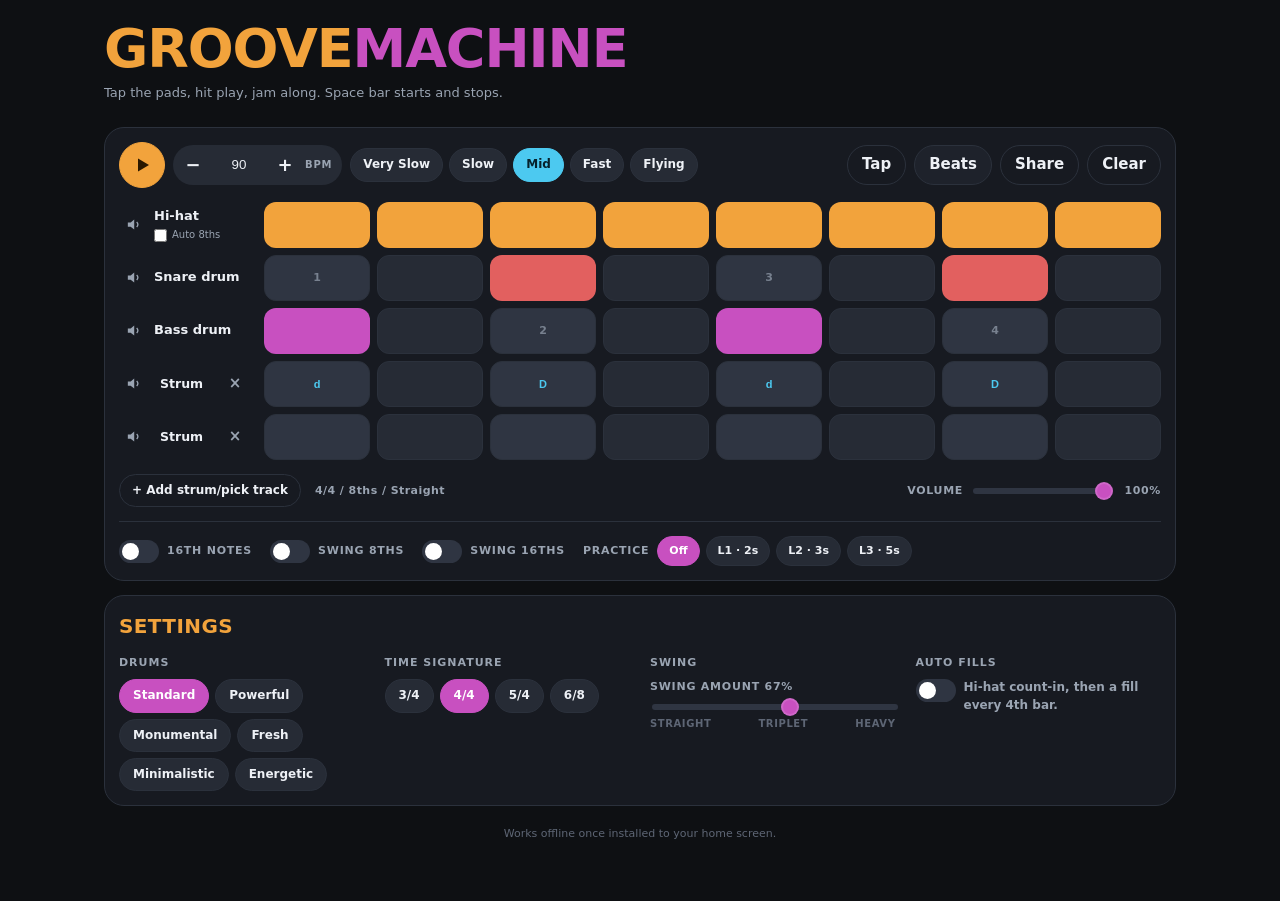
<file: index.html>
<!doctype html>
<html lang="en">
<head>
<meta charset="utf-8">
<meta name="viewport" content="width=device-width, initial-scale=1, viewport-fit=cover, user-scalable=no">
<title>Groove Machine</title>
<meta name="description" content="Offline drum machine and strum trainer for guitar practice.">
<link rel="manifest" href="manifest.webmanifest">
<meta name="theme-color" content="#0e1013">
<meta name="apple-mobile-web-app-capable" content="yes">
<meta name="mobile-web-app-capable" content="yes">
<meta name="apple-mobile-web-app-status-bar-style" content="black-translucent">
<meta name="apple-mobile-web-app-title" content="Groove">
<link rel="apple-touch-icon" href="apple-touch-icon.png">
<link rel="icon" href="icon-192.png">
<link rel="stylesheet" href="styles.css">
</head>
<body>

<header class="topbar">
  <h1>Groove<span>Machine</span></h1>
  <p class="tagline">Tap the pads, hit play, jam along. Space bar starts and stops.</p>
</header>

<main>

  <section class="panel">

    <div class="transport">
      <button id="play" class="play" aria-label="Play">
        <svg class="i-play" viewBox="0 0 24 24" aria-hidden="true"><path d="M8 5.5v13l11-6.5z"/></svg>
        <svg class="i-stop" viewBox="0 0 24 24" aria-hidden="true"><rect x="7" y="7" width="10" height="10" rx="1.5"/></svg>
      </button>

      <div class="bpmbox">
        <button id="bpmDown" aria-label="Slower 5 BPM">&minus;</button>
        <input id="bpm" type="number" inputmode="numeric" min="30" max="300" step="1" value="90" aria-label="Tempo">
        <button id="bpmUp" aria-label="Faster 5 BPM">+</button>
        <span class="bpmlabel">BPM</span>
      </div>

      <div class="speeds" role="group" aria-label="Speed presets">
        <button data-bpm="60">Very Slow</button>
        <button data-bpm="75">Slow</button>
        <button data-bpm="90">Mid</button>
        <button data-bpm="120">Fast</button>
        <button data-bpm="160">Flying</button>
      </div>

      <div class="spacer"></div>

      <button id="tap" class="ghost" aria-label="Tap tempo">Tap</button>
      <button id="beatsBtn" class="dark">Beats</button>
      <button id="shareBtn" class="ghost">Share</button>
      <button id="clearBtn" class="ghost">Clear</button>
    </div>

    <p class="audionote" id="audioNote" role="status" hidden></p>

    <div class="grid-scroll">
      <div class="grid" id="grid"></div>
    </div>

    <div class="undergrid">
      <button id="addStrum" class="ghost small">+ Add strum/pick track</button>
      <span class="meta" id="meta">4/4 / 8ths / Straight</span>
      <label class="vol">
        <span>Volume</span>
        <input id="volume" type="range" min="0" max="100" value="100" aria-label="Master volume">
        <output id="volOut">100%</output>
      </label>
    </div>

    <div class="toggles">
      <label class="sw"><input type="checkbox" id="sub16"><span class="track"></span>16th notes</label>
      <label class="sw"><input type="checkbox" id="swing8"><span class="track"></span>Swing 8ths</label>
      <label class="sw"><input type="checkbox" id="swing16"><span class="track"></span>Swing 16ths</label>
      <div class="practice" role="group" aria-label="Practice mode">
        <span class="plabel">Practice</span>
        <button data-practice="0" class="on">Off</button>
        <button data-practice="2">L1 &middot; 2s</button>
        <button data-practice="3">L2 &middot; 3s</button>
        <button data-practice="5">L3 &middot; 5s</button>
      </div>
    </div>

  </section>

  <section class="panel">
    <h2>Settings</h2>

    <div class="settings">
      <div class="setgroup">
        <h3>Drums</h3>
        <div class="chips" id="kits" role="group" aria-label="Drum kit"></div>
      </div>

      <div class="setgroup">
        <h3>Time signature</h3>
        <div class="chips" id="sigs" role="group" aria-label="Time signature">
          <button data-sig="3/4">3/4</button>
          <button data-sig="4/4" class="on">4/4</button>
          <button data-sig="5/4">5/4</button>
          <button data-sig="6/8">6/8</button>
        </div>
      </div>

      <div class="setgroup">
        <h3>Swing</h3>
        <label class="swingrow">
          <span class="swinglabel">Swing amount <output id="swingOut">67%</output></span>
          <input id="swingAmt" type="range" min="50" max="80" value="67" aria-label="Swing amount">
        </label>
        <div class="swingstops"><span>Straight</span><span>Triplet</span><span>Heavy</span></div>
      </div>

      <div class="setgroup">
        <h3>Auto fills</h3>
        <label class="sw wide"><input type="checkbox" id="autoFills"><span class="track"></span>
          <span class="swtext">Hi-hat count-in, then a fill every 4th bar.</span>
        </label>
      </div>
    </div>
  </section>

  <p class="footnote" id="offlineNote">Works offline once installed to your home screen.</p>

</main>

<dialog id="beatsDlg">
  <form method="dialog" class="dlghead">
    <h2>Beats</h2>
    <button class="x" aria-label="Close">&times;</button>
  </form>
  <h3>Essential grooves</h3>
  <div class="chips wrap" id="essentials"></div>
  <h3>My grooves <span class="dim" id="myCount"></span></h3>
  <div class="chips wrap" id="mine"></div>
  <form class="saverow" id="saveForm">
    <input id="saveName" type="text" placeholder="Name this groove" maxlength="40" aria-label="Groove name">
    <button type="submit" class="dark">Save current</button>
  </form>
  <p class="dim small">Saved on this device. No sign-in, no limit.</p>
</dialog>

<script src="app.js"></script>
</body>
</html>
</file>
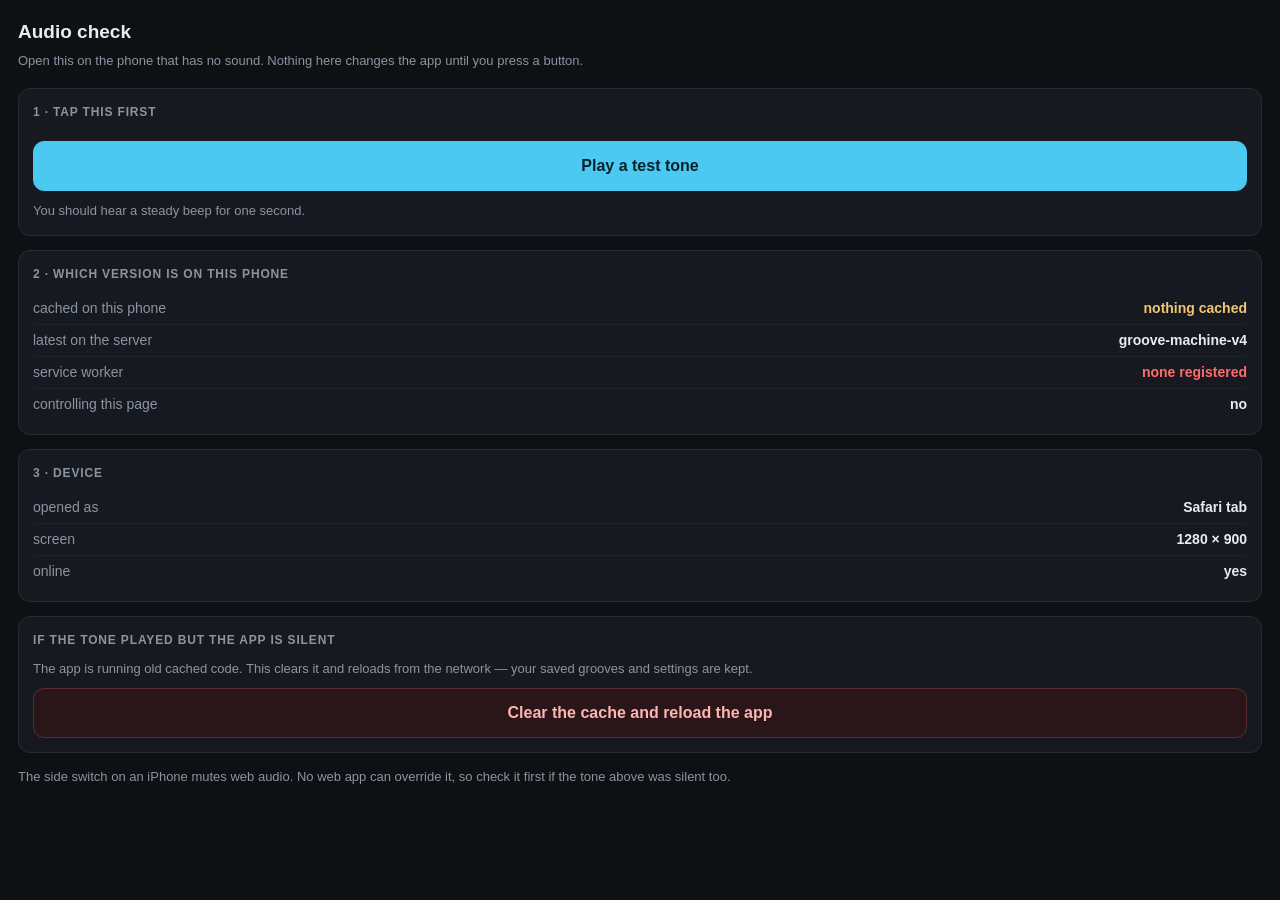
<file: check.html>
<!doctype html>
<html lang="en">
<head>
<meta charset="utf-8">
<meta name="viewport" content="width=device-width, initial-scale=1, viewport-fit=cover">
<title>Groove Machine — audio check</title>
<style>
  :root{ --bg:#0e1013; --panel:#161a20; --line:#262c35; --fg:#e8ecf2; --dim:#8b94a3;
         --ok:#5ad67d; --bad:#ff6b6b; --warn:#f0c674; --accent:#4cc9f0; }
  *{box-sizing:border-box}
  body{margin:0;padding:18px;background:var(--bg);color:var(--fg);
       font:15px/1.5 -apple-system,BlinkMacSystemFont,"Segoe UI",sans-serif}
  h1{font-size:19px;margin:0 0 4px}
  .sub{color:var(--dim);font-size:13px;margin:0 0 18px}
  .card{background:var(--panel);border:1px solid var(--line);border-radius:12px;
        padding:14px;margin-bottom:14px}
  .card h2{font-size:12px;letter-spacing:.07em;text-transform:uppercase;
           color:var(--dim);margin:0 0 10px}
  .row{display:flex;justify-content:space-between;gap:12px;padding:5px 0;
       border-bottom:1px solid #1e232b;font-size:14px}
  .row:last-child{border-bottom:0}
  .row .k{color:var(--dim);flex:0 0 auto}
  .row .v{text-align:right;word-break:break-word;font-weight:600}
  .ok{color:var(--ok)} .bad{color:var(--bad)} .warn{color:var(--warn)}
  button{width:100%;padding:15px;border-radius:11px;border:1px solid var(--line);
         background:#1d222a;color:var(--fg);font-size:16px;font-weight:700;
         margin-top:10px;-webkit-tap-highlight-color:transparent}
  button.primary{background:var(--accent);border-color:var(--accent);color:#06222c}
  button.danger{background:#2a1618;border-color:#5c2b2f;color:#ffb3b3}
  .note{font-size:13px;color:var(--dim);margin:10px 0 0}
  .big{font-size:17px}
  a{color:var(--accent)}
</style>
</head>
<body>

<h1>Audio check</h1>
<p class="sub">Open this on the phone that has no sound. Nothing here changes the app until you press a button.</p>

<div class="card">
  <h2>1 · Tap this first</h2>
  <button class="primary" id="tone">Play a test tone</button>
  <p class="note" id="toneNote">You should hear a steady beep for one second.</p>
  <div id="audioRows"></div>
</div>

<div class="card">
  <h2>2 · Which version is on this phone</h2>
  <div id="verRows"><div class="row"><span class="k">checking…</span></div></div>
</div>

<div class="card">
  <h2>3 · Device</h2>
  <div id="devRows"></div>
</div>

<div class="card">
  <h2>If the tone played but the app is silent</h2>
  <p class="note">The app is running old cached code. This clears it and reloads from the network — your saved grooves and settings are kept.</p>
  <button class="danger" id="reset">Clear the cache and reload the app</button>
</div>

<p class="note">The side switch on an iPhone mutes web audio. No web app can override it, so check it first if the tone above was silent too.</p>

<script>
'use strict';

function rows(el, pairs){
  el.innerHTML = pairs.map(([k, v, cls]) =>
    `<div class="row"><span class="k">${k}</span><span class="v ${cls||''}">${v}</span></div>`
  ).join('');
}

/* ---- 1. audio -------------------------------------------------------- */

let ctx = null;
document.getElementById('tone').addEventListener('click', async () => {
  const info = [];
  try {
    // Created inside the tap, which is what iOS requires.
    if (!ctx) ctx = new (window.AudioContext || window.webkitAudioContext)();
    const before = ctx.state;
    if (ctx.state !== 'running') { try { await ctx.resume(); } catch(e){} }

    const o = ctx.createOscillator(), g = ctx.createGain();
    o.frequency.value = 440;
    g.gain.setValueAtTime(0.0001, ctx.currentTime);
    g.gain.linearRampToValueAtTime(0.25, ctx.currentTime + 0.02);
    g.gain.setValueAtTime(0.25, ctx.currentTime + 0.9);
    g.gain.linearRampToValueAtTime(0.0001, ctx.currentTime + 1.0);
    o.connect(g); g.connect(ctx.destination);
    o.start(); o.stop(ctx.currentTime + 1.05);

    const t0 = ctx.currentTime;
    setTimeout(() => {
      const moved = ctx.currentTime > t0;
      info.push(['clock advancing', moved ? 'yes' : 'NO — audio is frozen', moved ? 'ok' : 'bad']);
      rows(document.getElementById('audioRows'), info);
    }, 1200);

    info.push(['state before tap', before, before === 'running' ? 'ok' : 'warn']);
    info.push(['state now', ctx.state, ctx.state === 'running' ? 'ok' : 'bad']);
    info.push(['sample rate', ctx.sampleRate + ' Hz']);
    document.getElementById('toneNote').textContent =
      ctx.state === 'running'
        ? 'Context is running. If you heard nothing, it is the side switch or the volume, not the app.'
        : 'The context refused to start. That is the bug — tell Claude what it says below.';
  } catch (e) {
    info.push(['error', e.name + ': ' + e.message, 'bad']);
  }
  rows(document.getElementById('audioRows'), info);
});

/* ---- 2. version ------------------------------------------------------ */

(async () => {
  const out = [];
  try {
    const names = await caches.keys();
    out.push(['cached on this phone', names.length ? names.join(', ') : 'nothing cached',
              names.length ? '' : 'warn']);
  } catch (e) { out.push(['cache', 'unreadable', 'bad']); }

  try {
    const res = await fetch('sw.js?cb=' + Date.now(), { cache: 'no-store' });
    const txt = await res.text();
    const m = /groove-machine-v\d+/.exec(txt);
    out.push(['latest on the server', m ? m[0] : 'could not read', m ? '' : 'bad']);
  } catch (e) {
    out.push(['latest on the server', 'offline — cannot check', 'warn']);
  }

  try {
    const regs = await navigator.serviceWorker.getRegistrations();
    out.push(['service worker', regs.length ? (regs[0].active ? regs[0].active.state : 'installing')
                                            : 'none registered',
              regs.length && regs[0].active ? 'ok' : 'bad']);
    out.push(['controlling this page', navigator.serviceWorker.controller ? 'yes' : 'no']);
  } catch (e) { out.push(['service worker', 'unsupported', 'bad']); }

  rows(document.getElementById('verRows'), out);
})();

/* ---- 3. device ------------------------------------------------------- */

(() => {
  const standalone = window.navigator.standalone === true ||
                     window.matchMedia('(display-mode: standalone)').matches;
  rows(document.getElementById('devRows'), [
    ['opened as', standalone ? 'installed app' : 'Safari tab'],
    ['screen', window.innerWidth + ' × ' + window.innerHeight],
    ['online', navigator.onLine ? 'yes' : 'no'],
  ]);
})();

/* ---- reset ----------------------------------------------------------- */

document.getElementById('reset').addEventListener('click', async () => {
  const b = document.getElementById('reset');
  b.disabled = true; b.textContent = 'Clearing…';
  try {
    const regs = await navigator.serviceWorker.getRegistrations();
    await Promise.all(regs.map(r => r.unregister()));
    const names = await caches.keys();
    await Promise.all(names.map(n => caches.delete(n)));
  } catch (e) {}
  b.textContent = 'Cleared — opening the app';
  setTimeout(() => { location.href = './?fresh=' + Date.now(); }, 700);
});
</script>
</body>
</html>
</file>
<file: styles.css>
:root{
  --bg:#0e1013;
  --panel:#171a21;
  --panel-2:#1e222b;
  --pad:#262b35;
  --pad-hi:#2f3542;
  --line:#2b313c;
  --text:#eef1f6;
  --dim:#9aa4b2;
  --hat:#f2a33c;
  --snare:#e2605f;
  --kick:#c850c0;
  --strum:#4cc9f0;
  --accent:#4cc9f0;
  --radius:14px;
  --headw:138px;
  --padmin:38px;
}

*{box-sizing:border-box}
html,body{margin:0;padding:0}
body{
  background:var(--bg);
  color:var(--text);
  font:500 15px/1.45 ui-sans-serif,-apple-system,"SF Pro Text",system-ui,"Segoe UI",Roboto,sans-serif;
  -webkit-text-size-adjust:100%;
  -webkit-tap-highlight-color:transparent;
  padding:env(safe-area-inset-top) env(safe-area-inset-right) env(safe-area-inset-bottom) env(safe-area-inset-left);
}
main{max-width:1100px;margin:0 auto;padding:0 14px 48px}

/* ---------- header ---------- */
.topbar{max-width:1100px;margin:0 auto;padding:22px 14px 10px}
.topbar h1{
  margin:0;font-size:clamp(30px,8vw,54px);line-height:1;
  font-weight:900;letter-spacing:-.02em;text-transform:uppercase;
  color:var(--hat);
}
.topbar h1 span{color:var(--kick)}
.tagline{margin:8px 0 0;color:var(--dim);font-size:13px}

/* ---------- panels ---------- */
.panel{
  background:var(--panel);
  border:1px solid var(--line);
  border-radius:20px;
  padding:14px;
  margin-top:14px;
}
.panel h2{
  margin:2px 0 14px;font-size:20px;font-weight:900;
  text-transform:uppercase;letter-spacing:.02em;color:var(--hat);
}
h3{margin:0 0 8px;font-size:11px;font-weight:800;letter-spacing:.09em;text-transform:uppercase;color:var(--dim)}

/* ---------- buttons ---------- */
button{
  font:inherit;font-weight:800;color:var(--text);
  background:var(--pad);border:1px solid var(--line);
  border-radius:999px;padding:8px 14px;cursor:pointer;
  transition:background .12s,color .12s,transform .06s;
  touch-action:manipulation;
}
button:active{transform:translateY(1px)}
button.on{background:var(--accent);border-color:var(--accent);color:#06222c}
button.ghost{background:transparent}
button.dark{background:var(--panel-2)}
button.small{font-size:12px;padding:7px 12px}

.transport{display:flex;flex-wrap:wrap;gap:8px;align-items:center;margin-bottom:14px}
.spacer{flex:1 1 auto}

.play{
  width:46px;height:46px;padding:0;flex:0 0 auto;
  display:grid;place-items:center;border-radius:50%;
  background:var(--hat);border-color:var(--hat);color:#2a1800;
}
.play svg{width:24px;height:24px;fill:currentColor}
.play .i-stop{display:none}
.play.playing .i-play{display:none}
.play.playing .i-stop{display:block}

.bpmbox{display:flex;align-items:center;gap:4px;background:var(--pad);border-radius:999px;padding:4px 10px 4px 4px}
.bpmbox button{width:32px;height:32px;padding:0;background:transparent;border:0;font-size:18px;line-height:1}
#bpm{
  width:52px;background:transparent;border:0;color:var(--text);
  font:900 17px/1 inherit;text-align:center;-moz-appearance:textfield;
}
#bpm::-webkit-outer-spin-button,#bpm::-webkit-inner-spin-button{-webkit-appearance:none;margin:0}
.bpmlabel{font-size:10px;font-weight:800;letter-spacing:.08em;color:var(--dim)}

.speeds{display:flex;flex-wrap:wrap;gap:6px}
.speeds button{font-size:12px;padding:7px 12px;background:var(--pad)}
/* needs to come after .speeds button — same specificity, so order decides */
.speeds button.on{background:var(--accent);border-color:var(--accent);color:#06222c}

/* ---------- grid ---------- */
.grid-scroll{overflow-x:auto;overflow-y:hidden;-webkit-overflow-scrolling:touch;margin:0 -4px;padding:0 4px}
.grid{
  display:grid;
  grid-template-columns:var(--headw) repeat(var(--steps,8),minmax(var(--padmin),1fr));
  gap:7px;
  align-items:center;
  min-width:min-content;
}
.row{display:contents}

.rowhead{
  position:sticky;left:0;z-index:2;
  display:flex;align-items:center;gap:7px;
  background:var(--panel);padding:4px 8px 4px 0;
}
.rowhead .name{font-size:13px;font-weight:700;white-space:nowrap;overflow:hidden;text-overflow:ellipsis}
.rowhead .sub{display:flex;align-items:center;gap:5px;font-size:10px;color:var(--dim);cursor:pointer}
.rowhead .sub input{width:13px;height:13px;accent-color:var(--hat);margin:0}
.iconbtn{
  width:28px;height:28px;padding:0;flex:0 0 auto;display:grid;place-items:center;
  background:transparent;border:0;color:var(--dim);border-radius:8px;
}
.iconbtn svg{width:17px;height:17px;fill:currentColor}
.iconbtn.muted{color:#636b78}
.headstack{min-width:0;display:flex;flex-direction:column;gap:2px}

.pad{
  height:46px;border-radius:12px;border:1px solid var(--line);
  background:var(--pad);padding:0;position:relative;
  display:grid;place-items:center;
  font-size:11px;font-weight:800;color:#78818f;
}
.pad.beat{background:var(--pad-hi)}
.pad.on{border-color:transparent;color:#1a1208}
.row.hat   .pad.on{background:var(--hat)}
.row.snare .pad.on{background:var(--snare)}
.row.kick  .pad.on{background:var(--kick);color:#fff}
.pad.ghosted{opacity:.45}
/* box-shadow rather than ::after, so the playhead also shows on the
   strum rows, where the pads are <input> elements and ::after never renders */
.pad.cur{box-shadow:0 0 0 2px rgba(255,255,255,.9)}
.row.muted .pad{opacity:.3}

input.pad{
  font:800 15px/1 inherit;color:var(--strum);text-align:center;
  background:var(--pad);-webkit-appearance:none;appearance:none;
}
input.pad:focus{outline:2px solid var(--strum);outline-offset:1px}
input.pad::placeholder{color:#4a525e;font-weight:600}

/* ---------- under grid ---------- */
.undergrid{display:flex;flex-wrap:wrap;gap:10px 14px;align-items:center;margin-top:14px}
.meta{font-size:11px;font-weight:700;color:var(--dim);letter-spacing:.04em}
.vol{display:flex;align-items:center;gap:8px;margin-left:auto;font-size:11px;font-weight:800;letter-spacing:.06em;color:var(--dim);text-transform:uppercase}
.vol output{min-width:38px;text-align:right}

input[type=range]{
  -webkit-appearance:none;appearance:none;height:6px;border-radius:999px;
  background:var(--pad-hi);width:140px;
}
input[type=range]::-webkit-slider-thumb{
  -webkit-appearance:none;width:18px;height:18px;border-radius:50%;
  background:var(--kick);border:2px solid #fff2;
}
input[type=range]::-moz-range-thumb{width:18px;height:18px;border:0;border-radius:50%;background:var(--kick)}

/* ---------- toggles ---------- */
.toggles{display:flex;flex-wrap:wrap;gap:10px 18px;align-items:center;margin-top:14px;padding-top:14px;border-top:1px solid var(--line)}
.sw{display:flex;align-items:center;gap:8px;font-size:11px;font-weight:800;letter-spacing:.07em;text-transform:uppercase;color:var(--dim);cursor:pointer}
.sw input{position:absolute;opacity:0;width:0;height:0}
.sw .track{
  width:40px;height:23px;border-radius:999px;background:var(--pad-hi);
  position:relative;flex:0 0 auto;transition:background .15s;
}
.sw .track::after{
  content:"";position:absolute;top:3px;left:3px;width:17px;height:17px;border-radius:50%;
  background:#fff;transition:transform .15s;
}
.sw input:checked + .track{background:var(--accent)}
.sw input:checked + .track::after{transform:translateX(17px)}
.sw input:focus-visible + .track{outline:2px solid var(--accent);outline-offset:2px}
.sw.wide{align-items:flex-start}
.sw .swtext{text-transform:none;letter-spacing:0;font-weight:600;font-size:12px;color:var(--dim);max-width:34ch}

.practice{display:flex;align-items:center;gap:6px;flex-wrap:wrap}
.plabel{font-size:11px;font-weight:800;letter-spacing:.07em;text-transform:uppercase;color:var(--dim);margin-right:2px}
.practice button{font-size:11px;padding:6px 11px}
.practice button.on{background:var(--kick);border-color:var(--kick);color:#fff}

/* ---------- settings ---------- */
.settings{display:grid;grid-template-columns:repeat(auto-fit,minmax(240px,1fr));gap:20px}
.chips{display:flex;flex-wrap:wrap;gap:6px}
.chips button{font-size:12px;padding:7px 13px}
.chips button.on{background:var(--kick);border-color:var(--kick);color:#fff}
.swingrow{display:flex;flex-direction:column;gap:7px}
.swinglabel{font-size:11px;font-weight:800;letter-spacing:.07em;text-transform:uppercase;color:var(--dim)}
.swingrow input[type=range]{width:100%}
.swingstops{display:flex;justify-content:space-between;font-size:10px;font-weight:700;color:#5e6675;text-transform:uppercase;letter-spacing:.06em;margin-top:5px}

.footnote{text-align:center;color:#5e6675;font-size:11px;margin-top:20px}

/* ---------- dialog ---------- */
dialog{
  border:1px solid var(--line);background:var(--panel);color:var(--text);
  border-radius:20px;padding:18px;width:min(520px,92vw);
}
dialog::backdrop{background:rgba(0,0,0,.65)}
.dlghead{display:flex;align-items:center;justify-content:space-between;margin-bottom:6px}
.dlghead h2{margin:0}
.x{width:34px;height:34px;padding:0;font-size:20px;background:var(--pad)}
.chips.wrap{margin-bottom:16px}
.saverow{display:flex;gap:8px;margin-top:6px}
.saverow input{
  flex:1;min-width:0;background:var(--pad);border:1px solid var(--line);
  border-radius:999px;padding:9px 14px;color:var(--text);font:inherit;
}
.chip-del{margin-left:6px;opacity:.6;font-weight:900}
.dim{color:var(--dim);font-weight:600}
.small{font-size:12px}

/* Long/short label pair — see labelHtml() in app.js */
.rowhead .sm{display:none}

@media (max-width:620px){
  /* Fit a whole 8-step bar on a phone without sideways scrolling.
     16ths still scroll, which is unavoidable and fine. */
  :root{--headw:74px;--padmin:24px}
  .grid{gap:5px}
  .rowhead .lg{display:none}
  .rowhead .sm{display:inline}
  .rowhead{gap:4px;padding-right:5px}
  .iconbtn{width:22px;height:22px}
  .iconbtn svg{width:15px;height:15px}
  .pad{height:44px;border-radius:10px}
  .speeds button{font-size:11px;padding:6px 9px}
  .spacer{display:none}
  .vol{margin-left:0;width:100%}
  .vol input[type=range]{flex:1}
  .topbar{padding-top:14px}
}

/* Reason-for-silence line under the transport. Amber rather than red: it is
   almost always a sleeping audio context, not a failure. */
.audionote{
  margin:12px 0 0;
  padding:9px 12px;
  border:1px solid #6b5520;
  border-radius:9px;
  background:#2a2112;
  color:#f0c674;
  font-size:12.5px;
  line-height:1.45;
}
.audionote[hidden]{display:none}

/* Strum track names are editable, like the app this replaces. Styled to read
   as a label until you tap it, so the row header stays calm. */
.trackname{
  width:100%;
  min-width:0;
  background:transparent;
  border:1px solid transparent;
  border-radius:6px;
  color:var(--fg);
  font:inherit;
  font-size:12.5px;
  font-weight:600;
  padding:3px 5px;
}
.trackname:hover{border-color:#2c313a}
.trackname:focus{
  outline:none;
  border-color:var(--accent);
  background:#11151b;
}
@media (max-width:620px){
  /* 74px of header minus two icon buttons leaves no room for a name, so on a
     phone the name drops to its own line under the mute and remove buttons. */
  .trackname{font-size:11px;padding:1px 3px}
  .row.strum .rowhead{flex-wrap:wrap;row-gap:1px}
  .row.strum .headstack{order:3;flex:1 0 100%}
}
</file>
